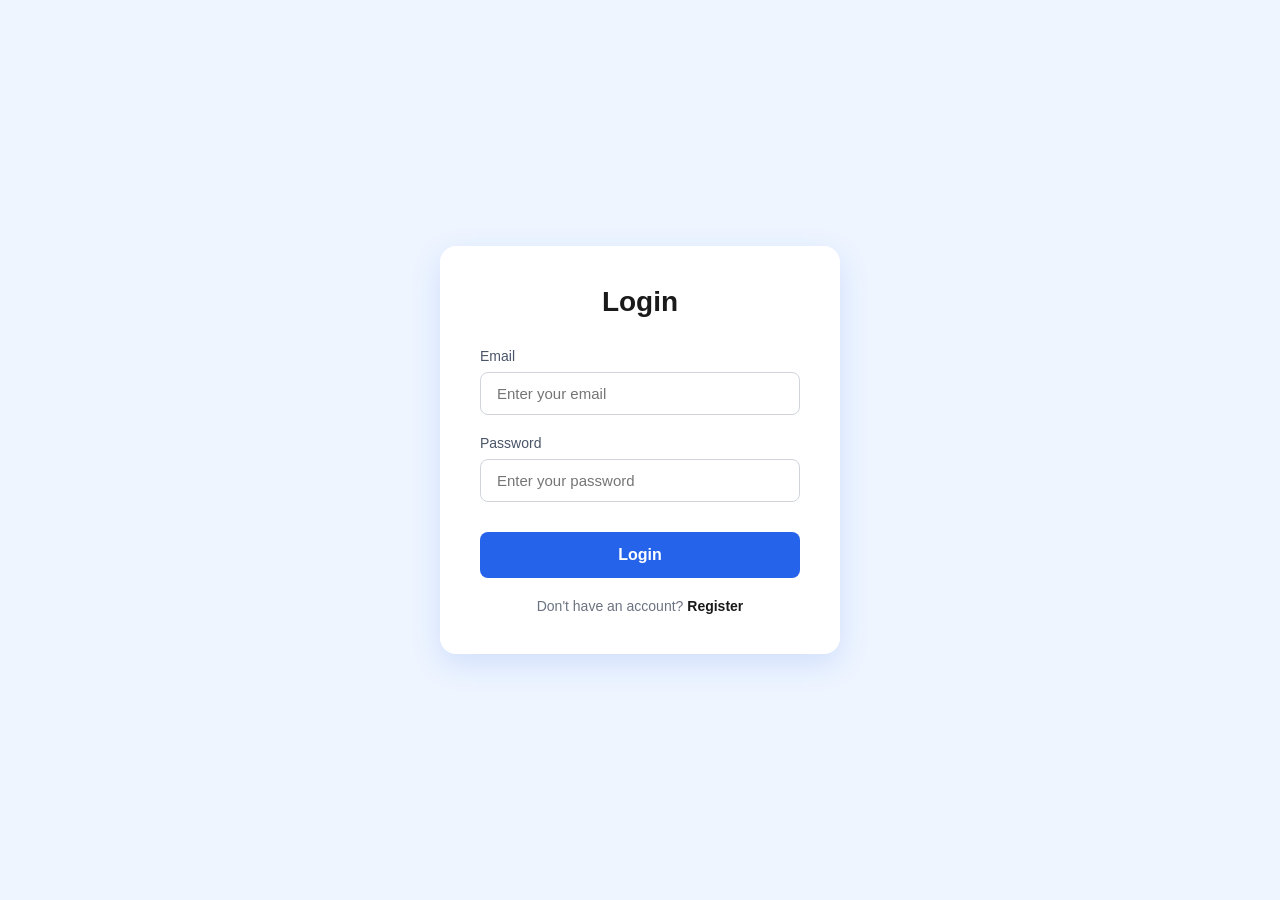
<file: index.html>
<!DOCTYPE html>
<html lang="en">
<head>
    <meta charset="UTF-8">
    <meta name="viewport" content="width=device-width, initial-scale=1.0">
    <title>Login</title>
    <link rel="stylesheet" href="styles.css">
<link rel="stylesheet" href="base.css">
<link rel="stylesheet" href="login.css">
</head>
<body>
    <div class="auth-container">
        <div class="auth-box">
            <h1>Login</h1>
            <form action="portfolio.html" method="get">
                <div class="input-group">
                    <label>Email</label>
                    <input type="email" placeholder="Enter your email" required>
                </div>

                <div class="input-group">
                    <label>Password</label>
                    <input type="password" placeholder="Enter your password" required>
                </div>

                <button type="submit" class="btn-primary">Login</button>
            </form>

            <p class="auth-link">
                Don't have an account? <a href="register.html">Register</a>
            </p>
        </div>
    </div>
</body>
</html>
</file>
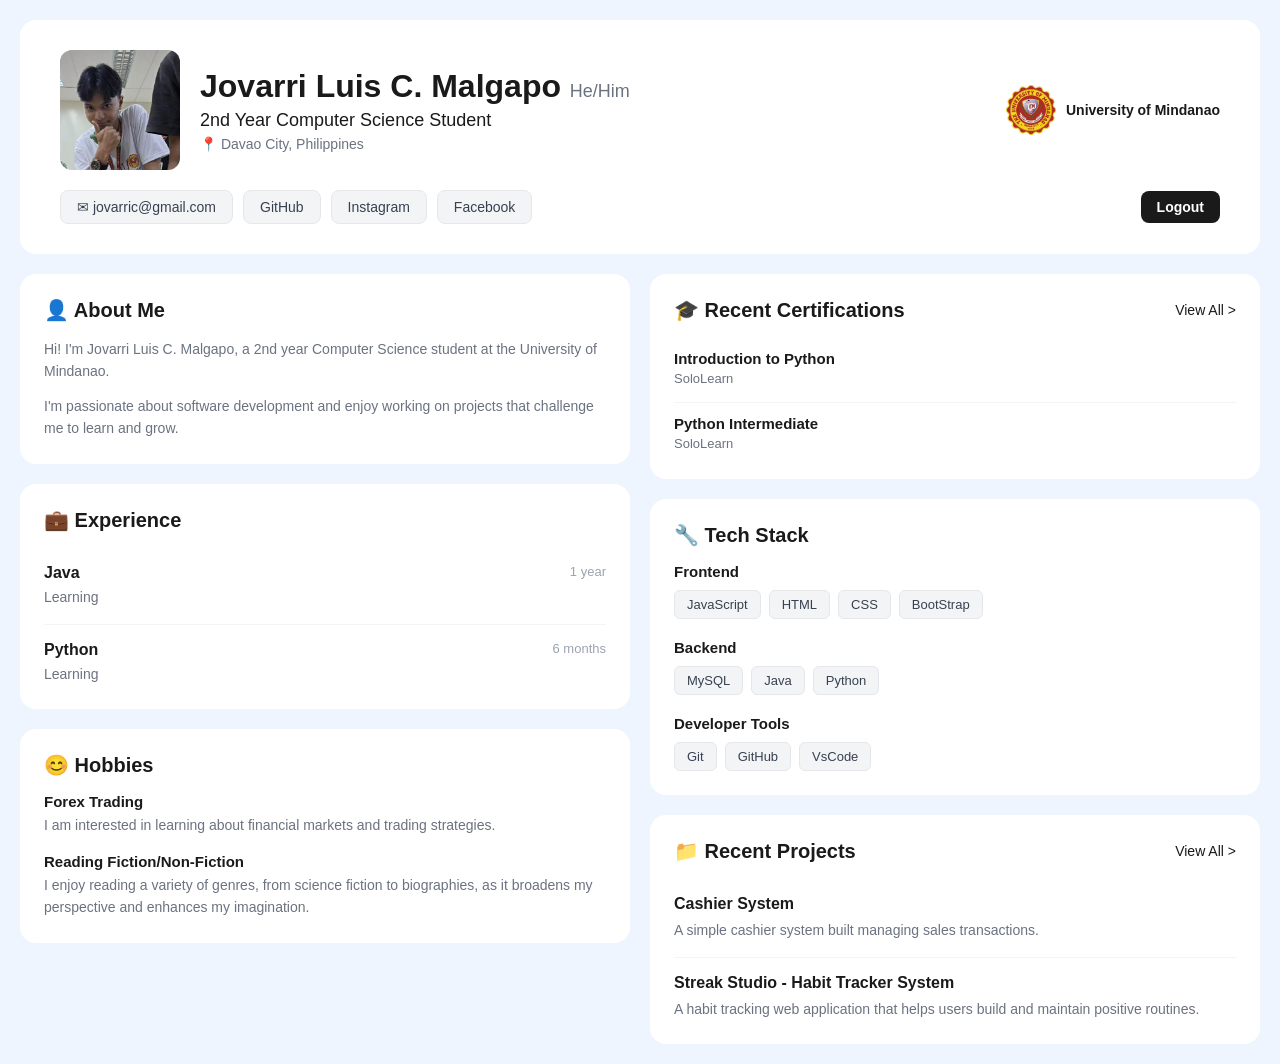
<file: portfolio.html>
<!DOCTYPE html>
<html lang="en">
<head>
    <meta charset="UTF-8">
    <meta name="viewport" content="width=device-width, initial-scale=1.0">
    <title>Portfolio - Michael Aguido L. Velez</title>
    <link rel="stylesheet" href="styles.css">
<link rel="stylesheet" href="base.css">
<link rel="stylesheet" href="portfolio.css">
</head>
<body class="portfolio-body">
    <!-- Header Section -->
    <div class="header-section">
        <div class="profile-header">
            <div class="profile-photo">
                <img src="Portfolio.jpg" alt="Profile photo of Jovarri Luis C. Malgapo" class="profile-photo-img">
            </div>
            <div class="profile-info">
                <h1>Jovarri Luis C. Malgapo <span class="pronouns">He/Him</span></h1>
                <p class="title">2nd Year Computer Science Student</p>
                <p class="location">📍 Davao City, Philippines</p>
            </div>
            <div class="university-logo">
                <img src="UM_logo.jpg" style="height: 50px; width: 50px;"> 
                <p>University of Mindanao</p>
            </div>
        </div>
        <div class="contact-buttons">
            <a href="mailto:michaelvelez112301@gmail.com" class="contact-btn">✉ jovarric@gmail.com</a>
            <a href="https://github.com/jovarriLuis" class="contact-btn">GitHub</a>
            <a href="https://www.instagram.com/jovarriluis/" class="contact-btn">Instagram</a>
            <a href="https://www.facebook.com/JJJJOOOOVVVVAAAARRRRIIII111888" class="contact-btn">Facebook</a>
            <a href="login.html" class="logout-btn-header">Logout</a>
        </div>
    </div>

    <!-- Content Grid -->
    <div class="content-grid">
        <!-- Left Column -->
        <div class="left-column">
            <!-- About Me -->
            <div class="content-box">
                <h2>👤 About Me</h2>
                <p>Hi! I'm Jovarri Luis C. Malgapo, a 2nd year Computer Science student at the University of Mindanao.</p>
                <p>I'm passionate about software development and enjoy working on projects that challenge me to learn and grow.</p>
            </div>

            <!-- Experience -->
            <div class="content-box">
                <h2>💼 Experience</h2>
                <div class="experience-item">
                    <div class="exp-header">
                        <div>
                            <h3>Java</h3>
                            <p class="company">Learning</p>
                        </div>
                        <span class="date">1 year</span>
                    </div>
                </div>
                <div class="experience-item">
                    <div class="exp-header">
                        <div>
                            <h3>Python</h3>
                            <p class="company">Learning</p>
                        </div>
                        <span class="date">6 months</span>
                    </div>
                </div>
            </div>

            <!-- Hobbies -->
            <div class="content-box">
                <h2>😊 Hobbies</h2>
                <div class="hobby-item">
                    <h4>Forex Trading</h4>
                    <p> I am interested in learning about financial markets and trading strategies.</p>
                </div>
                <div class="hobby-item">
                    <h4>Reading Fiction/Non-Fiction</h4>
                    <p>I enjoy reading a variety of genres, from science fiction to biographies, as it broadens my perspective and enhances my imagination.</p>
                </div>
            </div>
        </div>

        <!-- Right Column -->
        <div class="right-column">
            <!-- Recent Certifications -->
            <div class="content-box">
                <div class="section-header">
                    <h2>🎓 Recent Certifications</h2>
                    <a href="#" class="view-all">View All ></a>
                </div>
                <div class="cert-item">
                    <h4>Introduction to Python</h4>
                    <p>SoloLearn</p>
                </div>
                <div class="cert-item">
                    <h4>Python Intermediate</h4>
                    <p>SoloLearn</p>
                </div>
            </div>

            <!-- Tech Stack -->
            <div class="content-box">
                <h2>🔧 Tech Stack</h2>
                
                <div class="tech-section">
                    <h3>Frontend</h3>
                    <div class="tech-tags">
                        <span class="tag">JavaScript</span>
                        <span class="tag">HTML</span>
                        <span class="tag">CSS</span>
                        <span class="tag">BootStrap</span>
                    </div>
                </div>

                <div class="tech-section">
                    <h3>Backend</h3>
                    <div class="tech-tags">
                        <span class="tag">MySQL</span>
                        <span class="tag">Java</span>
                        <span class="tag">Python</span>
                    </div>
                </div>

                <div class="tech-section">
                    <h3>Developer Tools</h3>
                    <div class="tech-tags">
                        <span class="tag">Git</span>
                        <span class="tag">GitHub</span>
                        <span class="tag">VsCode</span>
                    </div>
                </div>
            </div>

            <!-- Recent Projects -->
            <div class="content-box">
                <div class="section-header">
                    <h2>📁 Recent Projects</h2>
                    <a href="#" class="view-all">View All ></a>
                </div>
                
                <div class="project-item">
                    <h3>Cashier System</h3>
                    <p>A simple cashier system built managing sales transactions.</p>
                </div>

                <div class="project-item">
                    <h3>Streak Studio - Habit Tracker System</h3>
                    <p>A habit tracking web application that helps users build and maintain positive routines.</p>
                </div>
            </div>
        </div>
    </div>
</body>
</html>
</file>
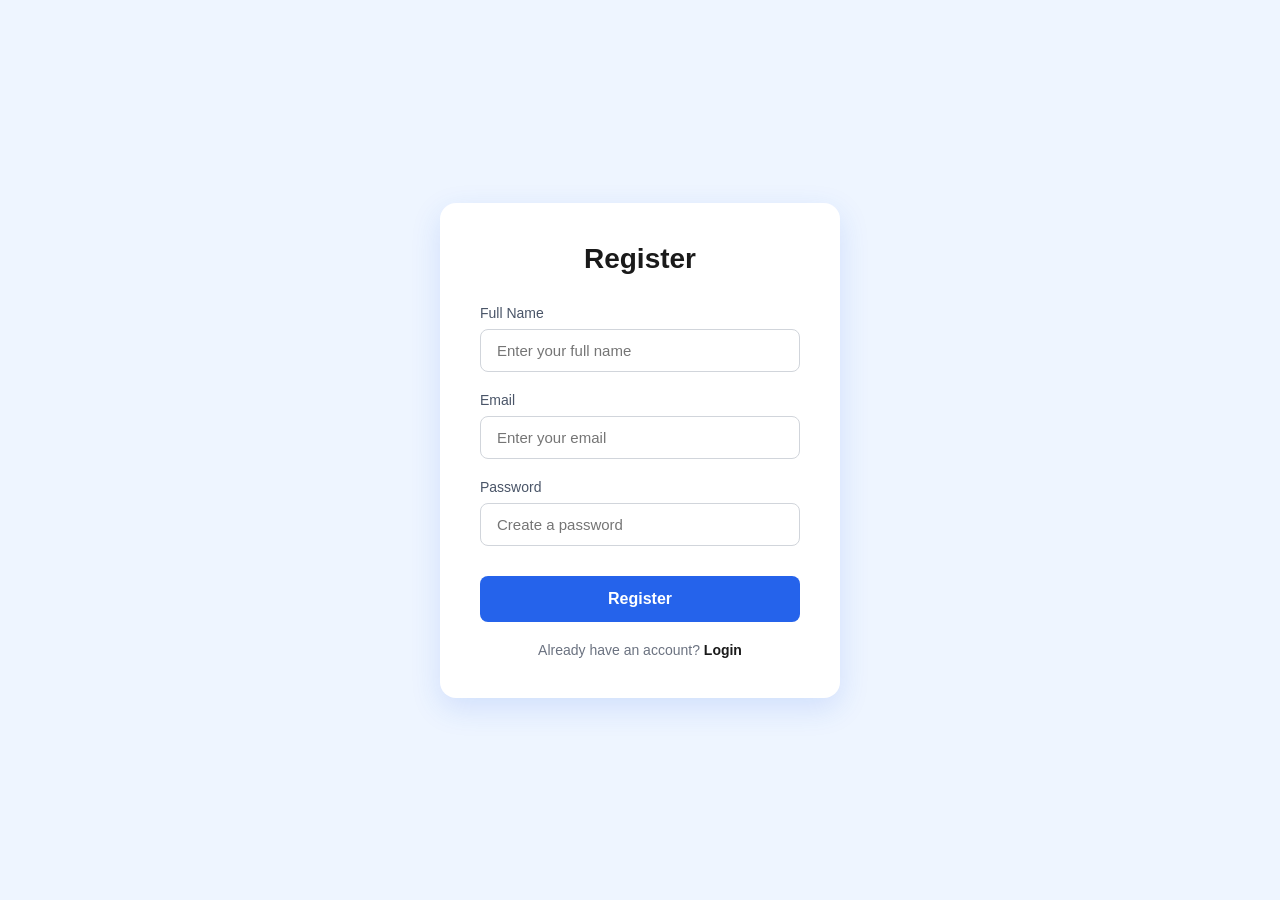
<file: register.html>
<!DOCTYPE html>
<html lang="en">
<head>
    <meta charset="UTF-8">
    <meta name="viewport" content="width=device-width, initial-scale=1.0">
    <title>Register</title>
    <link rel="stylesheet" href="styles.css">
<link rel="stylesheet" href="base.css">
<link rel="stylesheet" href="register.css">
</head>
<body>
    <div class="auth-container">
        <div class="auth-box">
            <h1>Register</h1>
            <form action="portfolio.html" method="get">
                <div class="input-group">
                    <label>Full Name</label>
                    <input type="text" placeholder="Enter your full name" required>
                </div>

                <div class="input-group">
                    <label>Email</label>
                    <input type="email" placeholder="Enter your email" required>
                </div>

                <div class="input-group">
                    <label>Password</label>
                    <input type="password" placeholder="Create a password" required>
                </div>

                <button type="submit" class="btn-primary">Register</button>
            </form>

            <p class="auth-link">
                Already have an account? <a href="login.html">Login</a>
            </p>
        </div>
    </div>
</body>
</html>
</file>
<file: styles.css>
* {
    margin: 0;
    padding: 0;
    box-sizing: border-box;
}

body {
    font-family: Arial, sans-serif;
    background: #f0f2f5;
    color: #1a1a1a;
}

/* ============================================
   LOGIN & REGISTER PAGES
   ============================================ */

.auth-container {
    min-height: 100vh;
    display: flex;
    align-items: center;
    justify-content: center;
    padding: 20px;
}

.auth-box {
    background: white;
    padding: 40px;
    border-radius: 16px;
    width: 100%;
    max-width: 400px;
    box-shadow: 0 2px 8px rgba(0, 0, 0, 0.08);
}

.auth-box h1 {
    font-size: 28px;
    margin-bottom: 30px;
    text-align: center;
    color: #1a1a1a;
}

.input-group {
    margin-bottom: 20px;
}

.input-group label {
    display: block;
    margin-bottom: 8px;
    font-size: 14px;
    font-weight: 500;
    color: #4a5568;
}

.input-group input {
    width: 100%;
    padding: 12px 16px;
    border: 1px solid #d1d5db;
    border-radius: 8px;
    font-size: 15px;
    background: white;
}

.input-group input:focus {
    outline: none;
    border-color: #6b7280;
}

.btn-primary {
    width: 100%;
    padding: 14px;
    background: #1a1a1a;
    color: white;
    border: none;
    border-radius: 8px;
    font-size: 16px;
    font-weight: 600;
    cursor: pointer;
    margin-top: 10px;
}

.btn-primary:hover {
    background: #2d2d2d;
}

.auth-link {
    text-align: center;
    margin-top: 20px;
    font-size: 14px;
    color: #6b7280;
}

.auth-link a {
    color: #1a1a1a;
    text-decoration: none;
    font-weight: 600;
}

.auth-link a:hover {
    text-decoration: underline;
}

/* ============================================
   PORTFOLIO PAGE
   ============================================ */

.portfolio-body {
    background: #f0f2f5;
    padding: 0;
    margin: 0;
}

/* Header Section */
.header-section {
    background: white;
    padding: 30px 40px;
    margin-bottom: 20px;
    border-radius: 16px;
    margin: 20px;
}

.profile-header {
    display: flex;
    align-items: center;
    gap: 20px;
    margin-bottom: 20px;
}

.profile-photo {
    flex-shrink: 0;
}

.profile-photo-img {
    width: 120px;
    height: 120px;
    border-radius: 12px;
    object-fit: cover;
    display: block;
}

.profile-info h1 {
    font-size: 32px;
    font-weight: 700;
    margin-bottom: 5px;
    color: #1a1a1a;
}

.pronouns {
    font-size: 18px;
    font-weight: 400;
    color: #6b7280;
}

.profile-info .title {
    font-size: 18px;
    color: #1a1a1a;
    margin-bottom: 5px;
}

.profile-info .location {
    font-size: 14px;
    color: #6b7280;
}

.university-logo {
    margin-left: auto;
    display: flex;
    align-items: center;
    gap: 10px;
    justify-content: flex-end;
}

.university-logo img {
    height: 50px;
    width: 50px;
    object-fit: cover;
    border-radius: 6px;
}

.university-logo p {
    margin: 0;
    font-size: 14px;
    font-weight: 600;
    color: #1a1a1a;
}

.contact-buttons {
    display: flex;
    gap: 10px;
    flex-wrap: wrap;
    align-items: center;
}

.contact-btn {
    padding: 8px 16px;
    background: #f3f4f6;
    border: 1px solid #e5e7eb;
    border-radius: 8px;
    text-decoration: none;
    color: #374151;
    font-size: 14px;
}

.contact-btn:hover {
    background: #e5e7eb;
}

.logout-btn-header {
    padding: 8px 16px;
    background: #1a1a1a;
    color: white;
    border-radius: 8px;
    text-decoration: none;
    font-size: 14px;
    font-weight: 600;
    margin-left: auto;
}

.logout-btn-header:hover {
    background: #2d2d2d;
}

/* Content Grid - Two Column Layout */
.content-grid {
    display: grid;
    grid-template-columns: 1fr 1fr;
    gap: 20px;
    padding: 0 20px 20px 20px;
    max-width: 100%;
}

.left-column,
.right-column {
    display: flex;
    flex-direction: column;
    gap: 20px;
}

/* Content Boxes */
.content-box {
    background: white;
    padding: 24px;
    border-radius: 16px;
}

.content-box h2 {
    font-size: 20px;
    font-weight: 700;
    margin-bottom: 16px;
    color: #1a1a1a;
}

.content-box h3 {
    font-size: 16px;
    font-weight: 600;
    margin-bottom: 4px;
    color: #1a1a1a;
}

.content-box h4 {
    font-size: 15px;
    font-weight: 600;
    margin-bottom: 4px;
    color: #1a1a1a;
}

.content-box p {
    font-size: 14px;
    line-height: 1.6;
    color: #6b7280;
    margin-bottom: 12px;
}

.content-box p:last-child {
    margin-bottom: 0;
}

/* Section Header with View All */
.section-header {
    display: flex;
    justify-content: space-between;
    align-items: center;
    margin-bottom: 16px;
}

.section-header h2 {
    margin-bottom: 0;
}

.view-all {
    color: #1a1a1a;
    text-decoration: none;
    font-size: 14px;
    font-weight: 500;
}

.view-all:hover {
    text-decoration: underline;
}

/* Experience Items */
.experience-item {
    padding: 16px 0;
    border-bottom: 1px solid #f3f4f6;
}

.experience-item:last-child {
    border-bottom: none;
    padding-bottom: 0;
}

.exp-header {
    display: flex;
    justify-content: space-between;
    align-items: flex-start;
    gap: 20px;
}

.company {
    font-size: 14px;
    color: #6b7280;
    margin-bottom: 0;
}

.date {
    font-size: 13px;
    color: #9ca3af;
    white-space: nowrap;
}

/* Hobby Items */
.hobby-item {
    margin-bottom: 16px;
}

.hobby-item:last-child {
    margin-bottom: 0;
}

.hobby-item h4 {
    margin-bottom: 4px;
}

.hobby-item p {
    margin-bottom: 0;
}

/* Certification Items */
.cert-item {
    padding: 12px 0;
    border-bottom: 1px solid #f3f4f6;
}

.cert-item:last-child {
    border-bottom: none;
    padding-bottom: 0;
}

.cert-item h4 {
    margin-bottom: 2px;
}

.cert-item p {
    font-size: 13px;
    margin-bottom: 0;
}

/* Tech Stack */
.tech-section {
    margin-bottom: 20px;
}

.tech-section:last-child {
    margin-bottom: 0;
}

.tech-section h3 {
    font-size: 15px;
    font-weight: 600;
    margin-bottom: 10px;
    color: #1a1a1a;
}

.tech-tags {
    display: flex;
    flex-wrap: wrap;
    gap: 8px;
}

.tag {
    background: #f3f4f6;
    color: #374151;
    padding: 6px 12px;
    border-radius: 6px;
    font-size: 13px;
    border: 1px solid #e5e7eb;
}

/* Project Items */
.project-item {
    padding: 16px 0;
    border-bottom: 1px solid #f3f4f6;
}

.project-item:last-child {
    border-bottom: none;
    padding-bottom: 0;
}

.project-item h3 {
    margin-bottom: 6px;
}

.project-item p {
    margin-bottom: 0;
}

/* ============================================
   RESPONSIVE DESIGN
   ============================================ */

@media (max-width: 1024px) {
    .header-section {
        padding: 20px;
        margin: 15px;
    }

    .profile-header {
        flex-direction: column;
        align-items: flex-start;
    }

    .university-logo {
        margin-left: 0;
        text-align: left;
    }

    .content-grid {
        grid-template-columns: 1fr;
        padding: 0 15px 15px 15px;
    }
}

@media (max-width: 768px) {
    .header-section {
        padding: 20px 15px;
        margin: 10px;
    }

    .profile-info h1 {
        font-size: 24px;
    }

    .photo-placeholder {
        width: 80px;
        height: 80px;
    }

    .contact-buttons {
        gap: 8px;
    }

    .contact-btn {
        padding: 6px 12px;
        font-size: 13px;
    }

    .content-box {
        padding: 20px;
    }

    .content-box h2 {
        font-size: 18px;
    }
}

@media (max-width: 480px) {
    .header-section {
        padding: 15px;
        margin: 8px;
    }

    .profile-info h1 {
        font-size: 20px;
    }

    .pronouns {
        font-size: 14px;
    }

    .content-grid {
        padding: 0 8px 8px 8px;
        gap: 15px;
    }

    .content-box {
        padding: 16px;
        border-radius: 12px;
    }

    .exp-header {
        flex-direction: column;
        gap: 8px;
    }

    .date {
        white-space: normal;
    }
}
</file>
<file: base.css>
:root {
  --bg: #eef5ff;
  --card: #ffffff;
  --primary: #2563eb;
  --text: #0f172a;
}

* {
  margin: 0;
  padding: 0;
  box-sizing: border-box;
}

body {
  font-family: Arial, sans-serif;
  background: var(--bg);
  color: var(--text);
}
</file>
<file: login.css>
.auth-container {
  min-height: 100vh;
  display: flex;
  align-items: center;
  justify-content: center;
  padding: 20px;
}

.auth-box {
  background: var(--card);
  padding: 40px;
  border-radius: 16px;
  width: 100%;
  max-width: 400px;
  box-shadow: 0 10px 30px rgba(37,99,235,0.15);
}

.auth-box h1 {
  font-size: 28px;
  margin-bottom: 30px;
  text-align: center;
}

.input-group {
  margin-bottom: 20px;
}

.input-group label {
  display: block;
  margin-bottom: 8px;
  font-size: 14px;
}

.input-group input {
  width: 100%;
  padding: 12px 16px;
  border: 1px solid #d1d5db;
  border-radius: 8px;
}

.btn-primary {
  width: 100%;
  padding: 14px;
  background: var(--primary);
  color: white;
  border: none;
  border-radius: 8px;
  font-size: 16px;
  font-weight: 600;
  cursor: pointer;
}

.auth-link {
  text-align: center;
  margin-top: 20px;
}
</file>
<file: portfolio.css>
.portfolio-body {
  background: var(--bg);
}

/* Bento layout */
.portfolio-container {
  max-width: 1200px;
  margin: auto;
  padding: 40px;
  display: grid;
  grid-template-columns: repeat(4, 1fr);
  gap: 20px;
}

.section-card {
  background: var(--card);
  border-radius: 18px;
  padding: 20px;
  box-shadow: 0 10px 30px rgba(37,99,235,0.12);
}

.section-card.span-2 {
  grid-column: span 2;
}
</file>
<file: register.css>
.auth-container {
  min-height: 100vh;
  display: flex;
  align-items: center;
  justify-content: center;
  padding: 20px;
}

.auth-box {
  background: var(--card);
  padding: 40px;
  border-radius: 16px;
  width: 100%;
  max-width: 400px;
  box-shadow: 0 10px 30px rgba(37,99,235,0.15);
}

.auth-box h1 {
  font-size: 28px;
  margin-bottom: 30px;
  text-align: center;
}

.input-group {
  margin-bottom: 20px;
}

.input-group label {
  display: block;
  margin-bottom: 8px;
  font-size: 14px;
}

.input-group input {
  width: 100%;
  padding: 12px 16px;
  border: 1px solid #d1d5db;
  border-radius: 8px;
}

.btn-primary {
  width: 100%;
  padding: 14px;
  background: var(--primary);
  color: white;
  border: none;
  border-radius: 8px;
  font-size: 16px;
  font-weight: 600;
  cursor: pointer;
}

.auth-link {
  text-align: center;
  margin-top: 20px;
}
</file>
